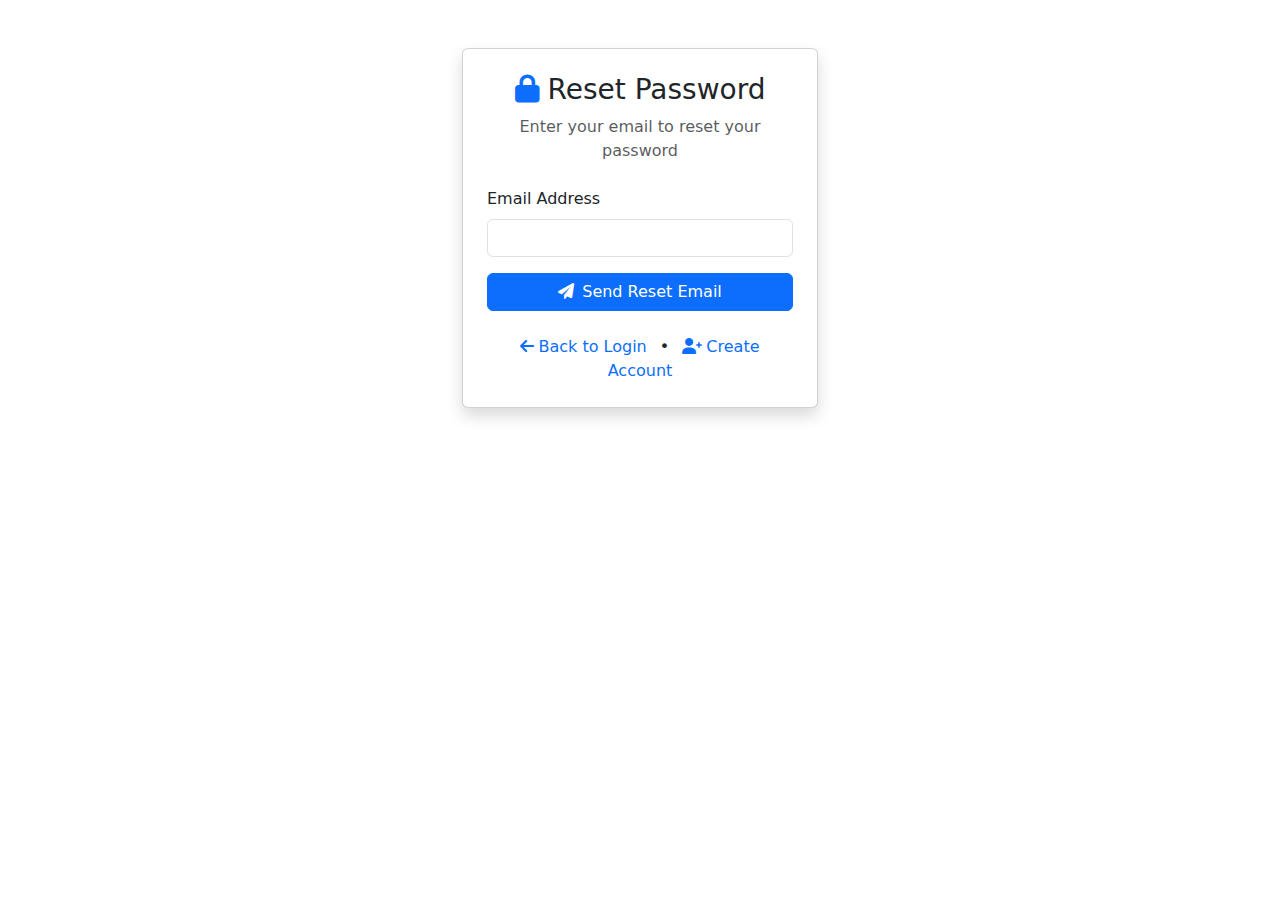
<file: templates/reset-password.html>
<!DOCTYPE html>
<html lang="en">
<head>
    <meta charset="UTF-8">
    <meta name="viewport" content="width=device-width, initial-scale=1.0">
    <title>Reset Password - Privacy.com</title>
    <link href="https://cdn.jsdelivr.net/npm/bootstrap@5.1.3/dist/css/bootstrap.min.css" rel="stylesheet">
    <link href="https://cdnjs.cloudflare.com/ajax/libs/font-awesome/6.0.0/css/all.min.css" rel="stylesheet">
</head>
<body>
    <div class="container mt-5">
        <div class="row justify-content-center">
            <div class="col-md-6 col-lg-4">
                <div class="card shadow">
                    <div class="card-body p-4">
                        <div class="text-center mb-4">
                            <h3 class="card-title">
                                <i class="fas fa-lock text-primary me-2"></i>Reset Password
                            </h3>
                            <p class="text-muted">Enter your email to reset your password</p>
                        </div>

                        <!-- Reset Password Form -->
                        <form id="resetPasswordForm" class="mb-4">
                            <div class="mb-3">
                                <label for="email" class="form-label">Email Address</label>
                                <input type="email" class="form-control" id="email" name="email" required>
                            </div>
                            <div class="d-grid">
                                <button type="submit" class="btn btn-primary">
                                    <i class="fas fa-paper-plane me-2"></i>Send Reset Email
                                </button>
                            </div>
                        </form>

                        <!-- Verification Form (Initially Hidden) -->
                        <div id="verificationSection" style="display: none;">
                            <hr>
                            <h5 class="text-center mb-3">Enter Verification Code</h5>
                            <form id="verifyResetForm">
                                <div class="mb-3">
                                    <label for="verify_email" class="form-label">Email Address</label>
                                    <input type="email" class="form-control" id="verify_email" name="email" required>
                                </div>
                                <div class="mb-3">
                                    <label for="code" class="form-label">Verification Code</label>
                                    <input type="text" class="form-control" id="code" name="code" required placeholder="Enter the code from your email">
                                </div>
                                <div class="mb-3">
                                    <label for="new_password" class="form-label">New Password</label>
                                    <input type="password" class="form-control" id="new_password" name="new_password" required minlength="8">
                                    <div class="form-text">Password must be at least 8 characters long</div>
                                </div>
                                <div class="d-grid">
                                    <button type="submit" class="btn btn-success">
                                        <i class="fas fa-check me-2"></i>Reset Password
                                    </button>
                                </div>
                            </form>
                        </div>

                        <!-- Navigation Links -->
                        <div class="text-center mt-4">
                            <a href="/login" class="text-decoration-none">
                                <i class="fas fa-arrow-left me-1"></i>Back to Login
                            </a>
                            <span class="mx-2">•</span>
                            <a href="/signup" class="text-decoration-none">
                                <i class="fas fa-user-plus me-1"></i>Create Account
                            </a>
                        </div>
                    </div>
                </div>
            </div>
        </div>
    </div>

    <script src="https://cdn.jsdelivr.net/npm/bootstrap@5.1.3/dist/js/bootstrap.bundle.min.js"></script>
    <script>
        // Show verification section after successful reset request
        document.addEventListener('DOMContentLoaded', function() {
            const resetForm = document.getElementById('resetPasswordForm');
            const verificationSection = document.getElementById('verificationSection');
            
            // Handle successful reset email sending
            const originalHandleResetPassword = window.handleResetPassword;
            if (originalHandleResetPassword) {
                window.handleResetPassword = async function(event) {
                    const result = await originalHandleResetPassword(event);
                    
                    // If successful, show verification section
                    if (result && result.success) {
                        verificationSection.style.display = 'block';
                        document.getElementById('verify_email').value = document.getElementById('email').value;
                        
                        // Scroll to verification section
                        verificationSection.scrollIntoView({ behavior: 'smooth' });
                    }
                    
                    return result;
                };
            }
        });
    </script>
</body>
</html>
</file>
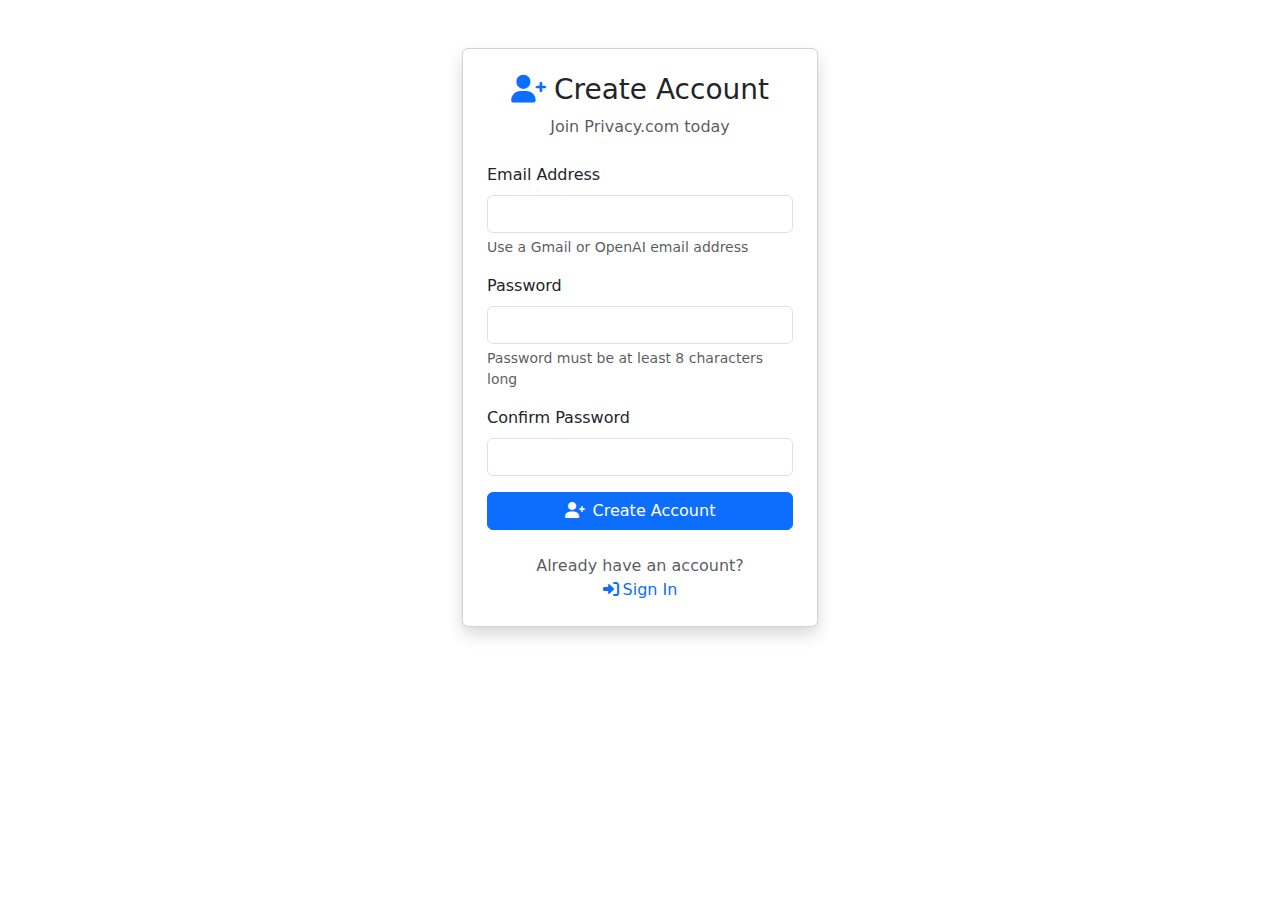
<file: templates/signup.html>
<!DOCTYPE html>
<html lang="en">
<head>
    <meta charset="UTF-8">
    <meta name="viewport" content="width=device-width, initial-scale=1.0">
    <title>Sign Up - Privacy.com</title>
    <link href="https://cdn.jsdelivr.net/npm/bootstrap@5.1.3/dist/css/bootstrap.min.css" rel="stylesheet">
    <link href="https://cdnjs.cloudflare.com/ajax/libs/font-awesome/6.0.0/css/all.min.css" rel="stylesheet">
</head>
<body>
    <div class="container mt-5">
        <div class="row justify-content-center">
            <div class="col-md-6 col-lg-4">
                <div class="card shadow">
                    <div class="card-body p-4">
                        <div class="text-center mb-4">
                            <h3 class="card-title">
                                <i class="fas fa-user-plus text-primary me-2"></i>Create Account
                            </h3>
                            <p class="text-muted">Join Privacy.com today</p>
                        </div>

                        <form id="signupForm">
                            <div class="mb-3">
                                <label for="email" class="form-label">Email Address</label>
                                <input type="email" class="form-control" id="email" name="email" required>
                                <div class="form-text">Use a Gmail or OpenAI email address</div>
                            </div>
                            <div class="mb-3">
                                <label for="password" class="form-label">Password</label>
                                <input type="password" class="form-control" id="password" name="password" required minlength="8">
                                <div class="form-text">Password must be at least 8 characters long</div>
                            </div>
                            <div class="mb-3">
                                <label for="confirm_password" class="form-label">Confirm Password</label>
                                <input type="password" class="form-control" id="confirm_password" name="confirm_password" required minlength="8">
                            </div>
                            <div class="d-grid">
                                <button type="submit" class="btn btn-primary" id="signupButton">
                                    <i class="fas fa-user-plus me-2"></i>Create Account
                                </button>
                            </div>
                        </form>

                        <div class="text-center mt-4">
                            <p class="text-muted mb-0">Already have an account?</p>
                            <a href="/login" class="text-decoration-none">
                                <i class="fas fa-sign-in-alt me-1"></i>Sign In
                            </a>
                        </div>
                    </div>
                </div>
            </div>
        </div>
    </div>

    <script src="https://cdn.jsdelivr.net/npm/bootstrap@5.1.3/dist/js/bootstrap.bundle.min.js"></script>
    <script>
        // Password confirmation validation
        document.addEventListener('DOMContentLoaded', function() {
            const password = document.getElementById('password');
            const confirmPassword = document.getElementById('confirm_password');
            
            function validatePassword() {
                if (password.value !== confirmPassword.value) {
                    confirmPassword.setCustomValidity("Passwords don't match");
                } else {
                    confirmPassword.setCustomValidity('');
                }
            }
            
            password.addEventListener('change', validatePassword);
            confirmPassword.addEventListener('keyup', validatePassword);
        });
    </script>
</body>
</html>
</file>
